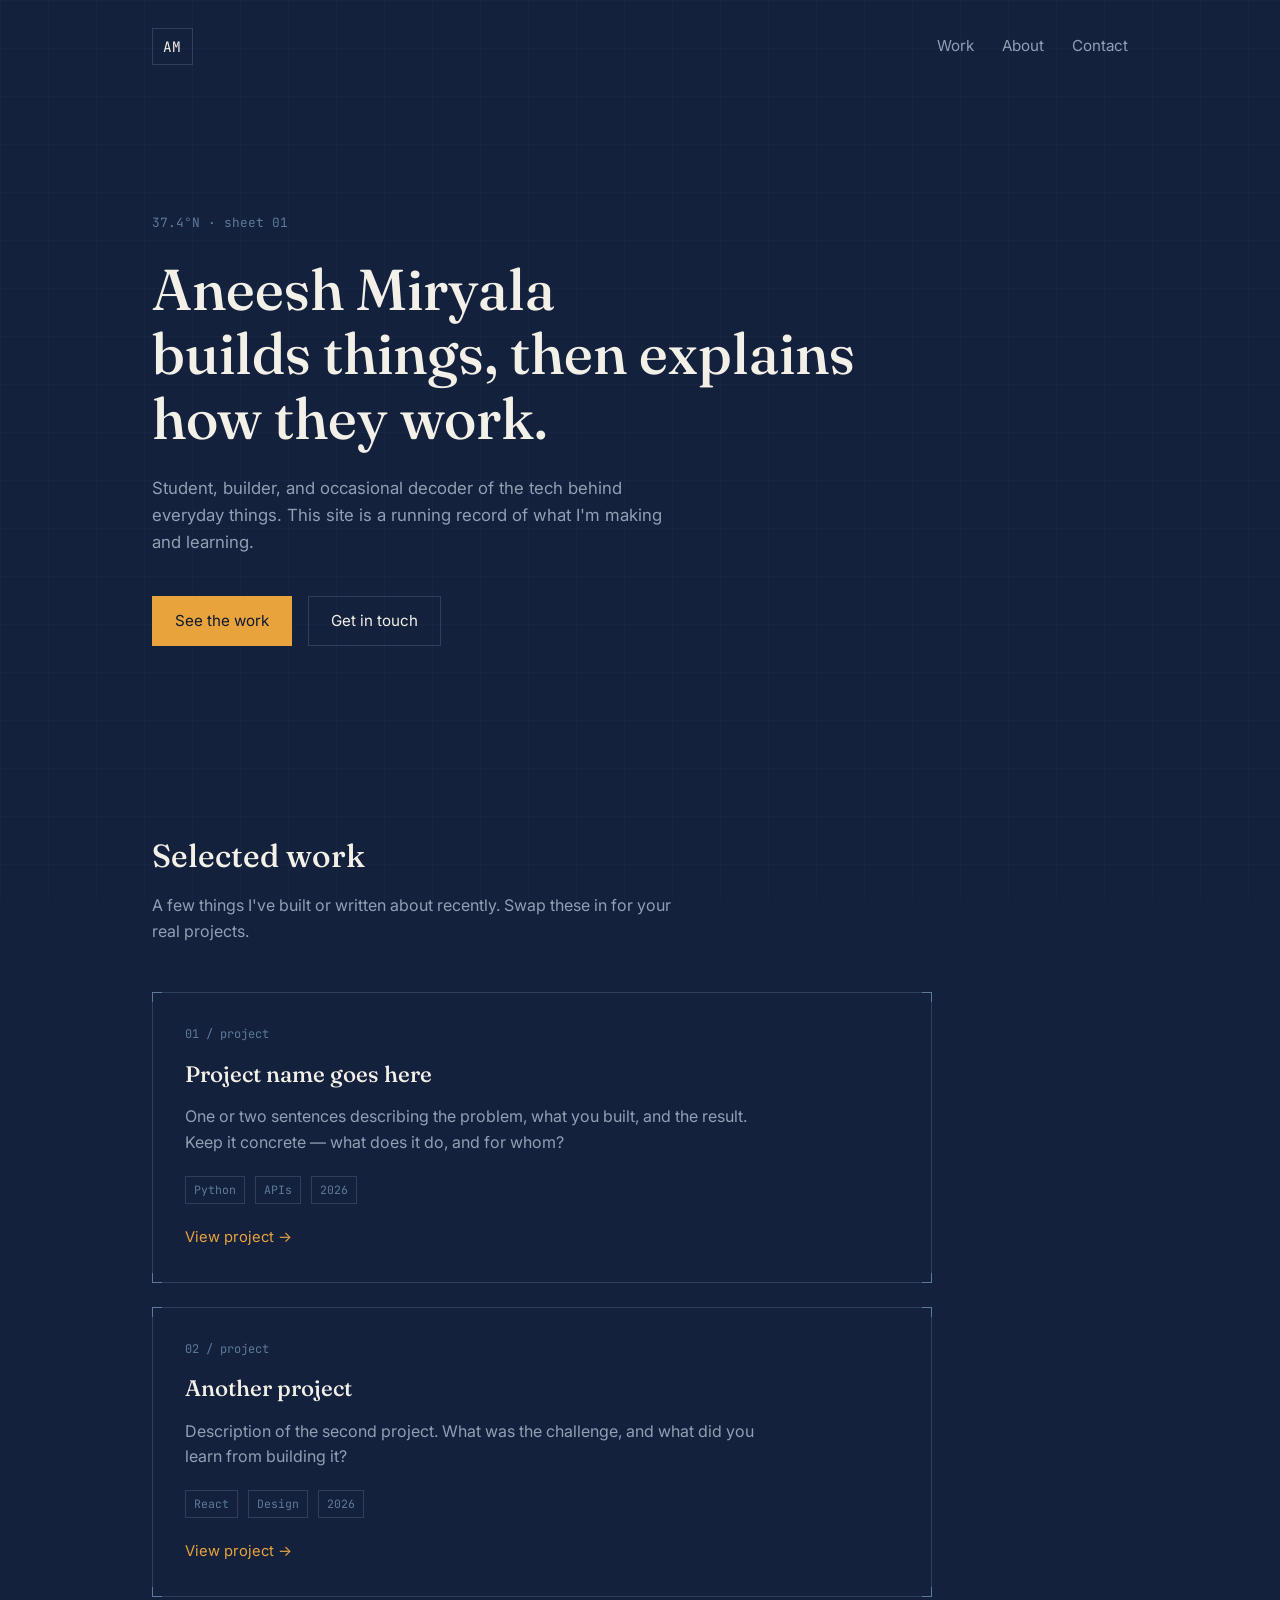
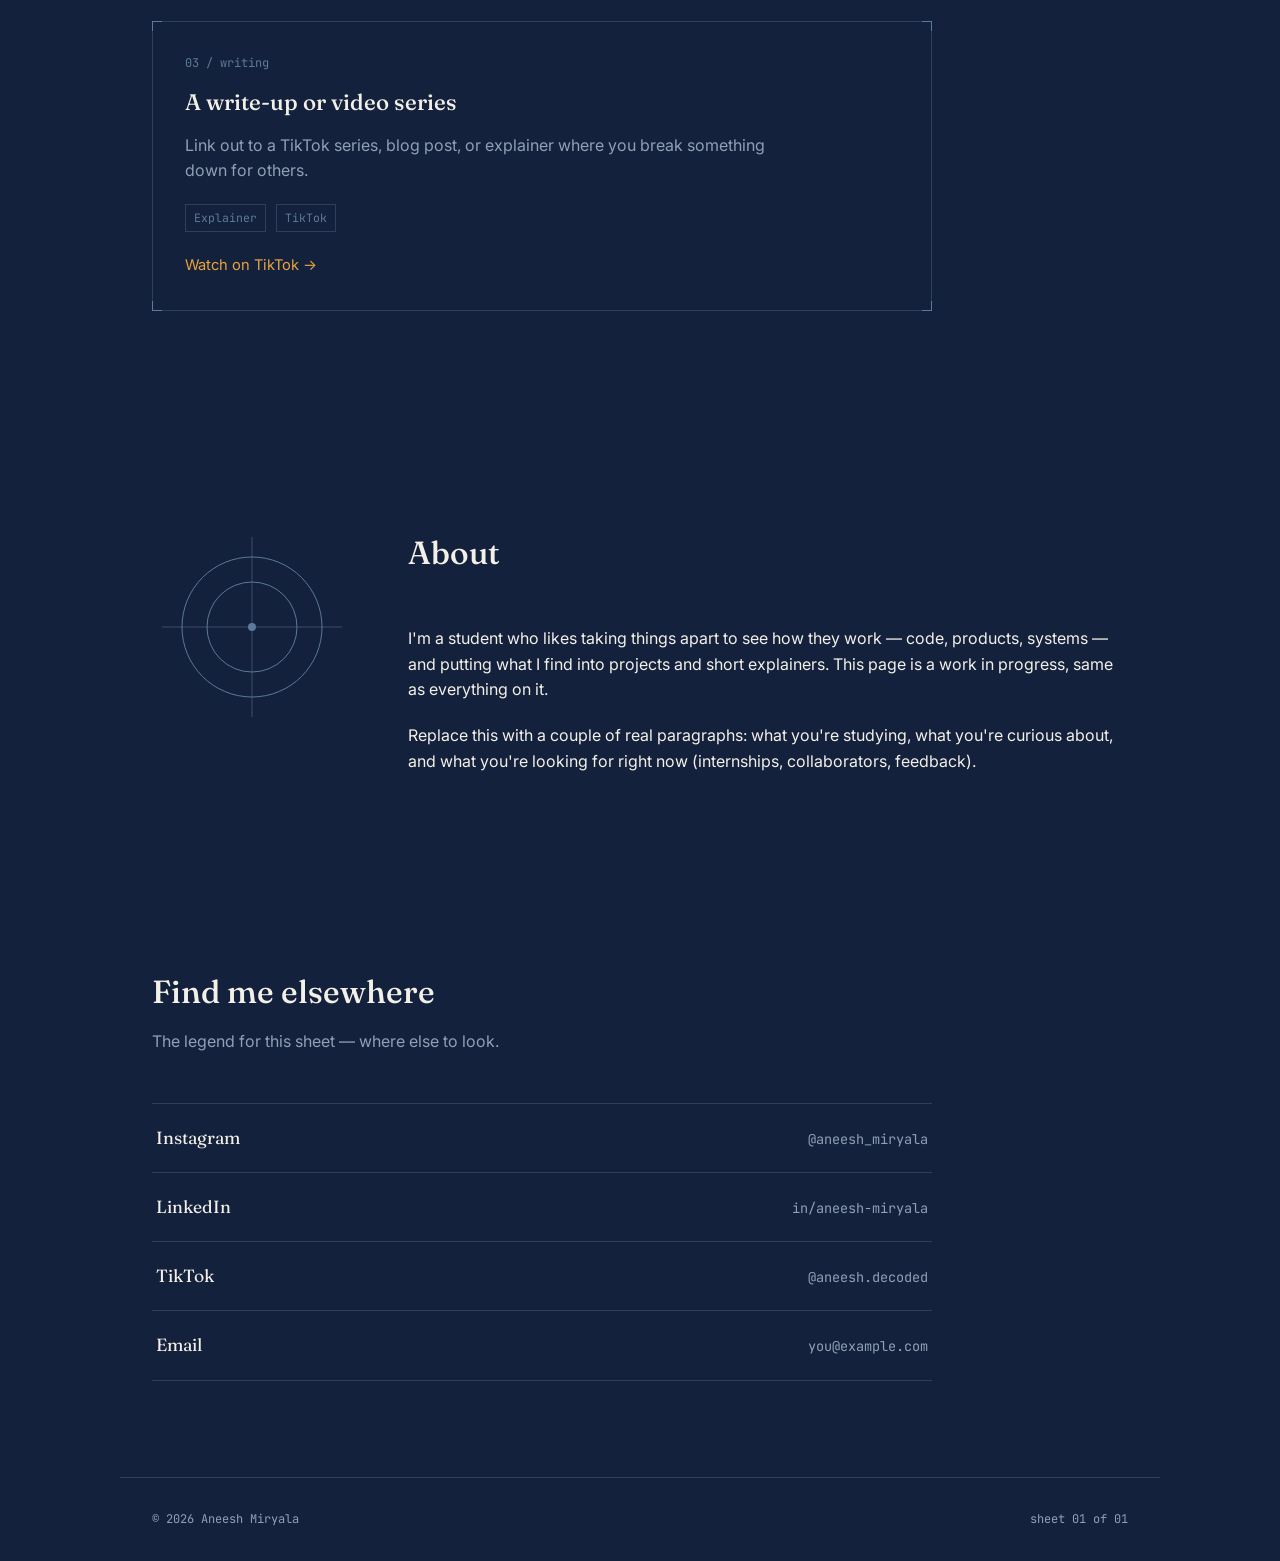
<file: index.html>
<!DOCTYPE html>
<html lang="en">
<head>
<meta charset="UTF-8">
<meta name="viewport" content="width=device-width, initial-scale=1.0">
<title>Aneesh Miryala</title>
<meta name="description" content="Aneesh Miryala — projects, notes, and work in progress.">
<link rel="preconnect" href="https://fonts.googleapis.com">
<link rel="preconnect" href="https://fonts.gstatic.com" crossorigin>
<link href="https://fonts.googleapis.com/css2?family=Fraunces:opsz,wght@9..144,400;9..144,500;9..144,600&family=Inter:wght@400;500;600&family=JetBrains+Mono:wght@400;500&display=swap" rel="stylesheet">
<link rel="stylesheet" href="style.css">
</head>
<body>

<div class="grid-overlay" aria-hidden="true"></div>

<header class="site-header">
  <a href="#top" class="mark">AM</a>
  <nav>
    <a href="#work">Work</a>
    <a href="#about">About</a>
    <a href="#contact">Contact</a>
  </nav>
</header>

<main id="top">

  <section class="hero">
    <div class="hero-coord">37.4°N · sheet 01</div>
    <h1>Aneesh Miryala<br>builds things, then explains how they work.</h1>
    <p class="hero-sub">Student, builder, and occasional decoder of the tech behind everyday things. This site is a running record of what I'm making and learning.</p>
    <div class="hero-actions">
      <a href="#work" class="btn-primary">See the work</a>
      <a href="#contact" class="btn-ghost">Get in touch</a>
    </div>
  </section>

  <section id="work" class="work">
    <div class="section-head">
      <h2>Selected work</h2>
      <p>A few things I've built or written about recently. Swap these in for your real projects.</p>
    </div>

    <div class="sheet">
      <span class="tick tl"></span><span class="tick tr"></span><span class="tick bl"></span><span class="tick br"></span>
      <div class="sheet-meta">01 / project</div>
      <h3>Project name goes here</h3>
      <p>One or two sentences describing the problem, what you built, and the result. Keep it concrete — what does it do, and for whom?</p>
      <div class="tags">
        <span>Python</span><span>APIs</span><span>2026</span>
      </div>
      <a href="#" class="sheet-link">View project →</a>
    </div>

    <div class="sheet">
      <span class="tick tl"></span><span class="tick tr"></span><span class="tick bl"></span><span class="tick br"></span>
      <div class="sheet-meta">02 / project</div>
      <h3>Another project</h3>
      <p>Description of the second project. What was the challenge, and what did you learn from building it?</p>
      <div class="tags">
        <span>React</span><span>Design</span><span>2026</span>
      </div>
      <a href="#" class="sheet-link">View project →</a>
    </div>

    <div class="sheet">
      <span class="tick tl"></span><span class="tick tr"></span><span class="tick bl"></span><span class="tick br"></span>
      <div class="sheet-meta">03 / writing</div>
      <h3>A write-up or video series</h3>
      <p>Link out to a TikTok series, blog post, or explainer where you break something down for others.</p>
      <div class="tags">
        <span>Explainer</span><span>TikTok</span>
      </div>
      <a href="https://www.tiktok.com/@aneesh.decoded" class="sheet-link" target="_blank" rel="noopener">Watch on TikTok →</a>
    </div>
  </section>

  <section id="about" class="about">
    <div class="about-figure" aria-hidden="true">
      <svg viewBox="0 0 200 200" class="blueprint-diagram">
        <circle cx="100" cy="100" r="70" fill="none" stroke="currentColor" stroke-width="1"/>
        <circle cx="100" cy="100" r="45" fill="none" stroke="currentColor" stroke-width="1"/>
        <line x1="100" y1="10" x2="100" y2="190" stroke="currentColor" stroke-width="0.5"/>
        <line x1="10" y1="100" x2="190" y2="100" stroke="currentColor" stroke-width="0.5"/>
        <circle cx="100" cy="100" r="4" fill="currentColor"/>
      </svg>
    </div>
    <div class="about-text">
      <div class="section-head">
        <h2>About</h2>
      </div>
      <p>I'm a student who likes taking things apart to see how they work — code, products, systems — and putting what I find into projects and short explainers. This page is a work in progress, same as everything on it.</p>
      <p>Replace this with a couple of real paragraphs: what you're studying, what you're curious about, and what you're looking for right now (internships, collaborators, feedback).</p>
    </div>
  </section>

  <section id="contact" class="contact">
    <div class="section-head">
      <h2>Find me elsewhere</h2>
      <p>The legend for this sheet — where else to look.</p>
    </div>
    <ul class="legend">
      <li>
        <a href="https://www.instagram.com/aneesh_miryala/" target="_blank" rel="noopener">
          <span class="legend-label">Instagram</span>
          <span class="legend-value">@aneesh_miryala</span>
        </a>
      </li>
      <li>
        <a href="https://www.linkedin.com/in/aneesh-miryala" target="_blank" rel="noopener">
          <span class="legend-label">LinkedIn</span>
          <span class="legend-value">in/aneesh-miryala</span>
        </a>
      </li>
      <li>
        <a href="https://www.tiktok.com/@aneesh.decoded" target="_blank" rel="noopener">
          <span class="legend-label">TikTok</span>
          <span class="legend-value">@aneesh.decoded</span>
        </a>
      </li>
      <li>
        <a href="mailto:you@example.com">
          <span class="legend-label">Email</span>
          <span class="legend-value">you@example.com</span>
        </a>
      </li>
    </ul>
  </section>

</main>

<footer class="site-footer">
  <span>© <span id="year"></span> Aneesh Miryala</span>
  <span class="footer-coord">sheet 01 of 01</span>
</footer>

<script src="script.js"></script>
</body>
</html>
</file>
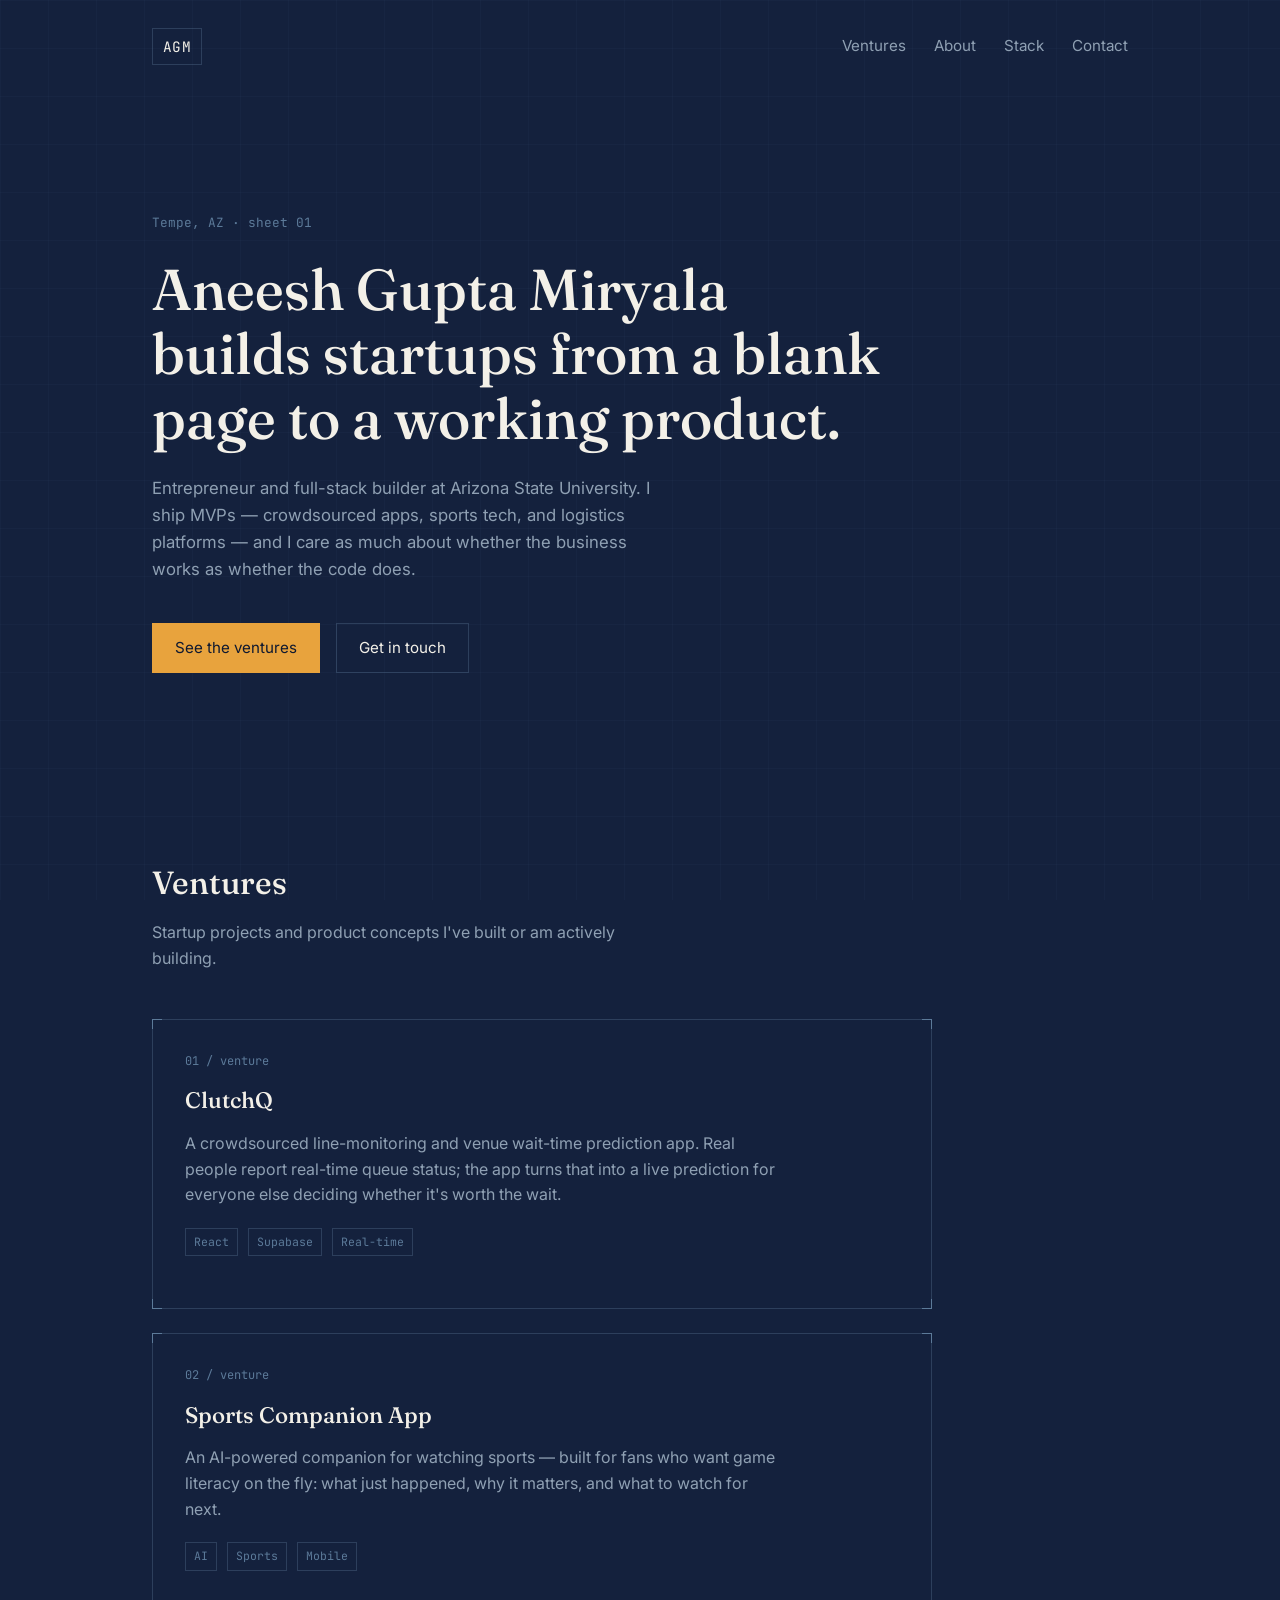
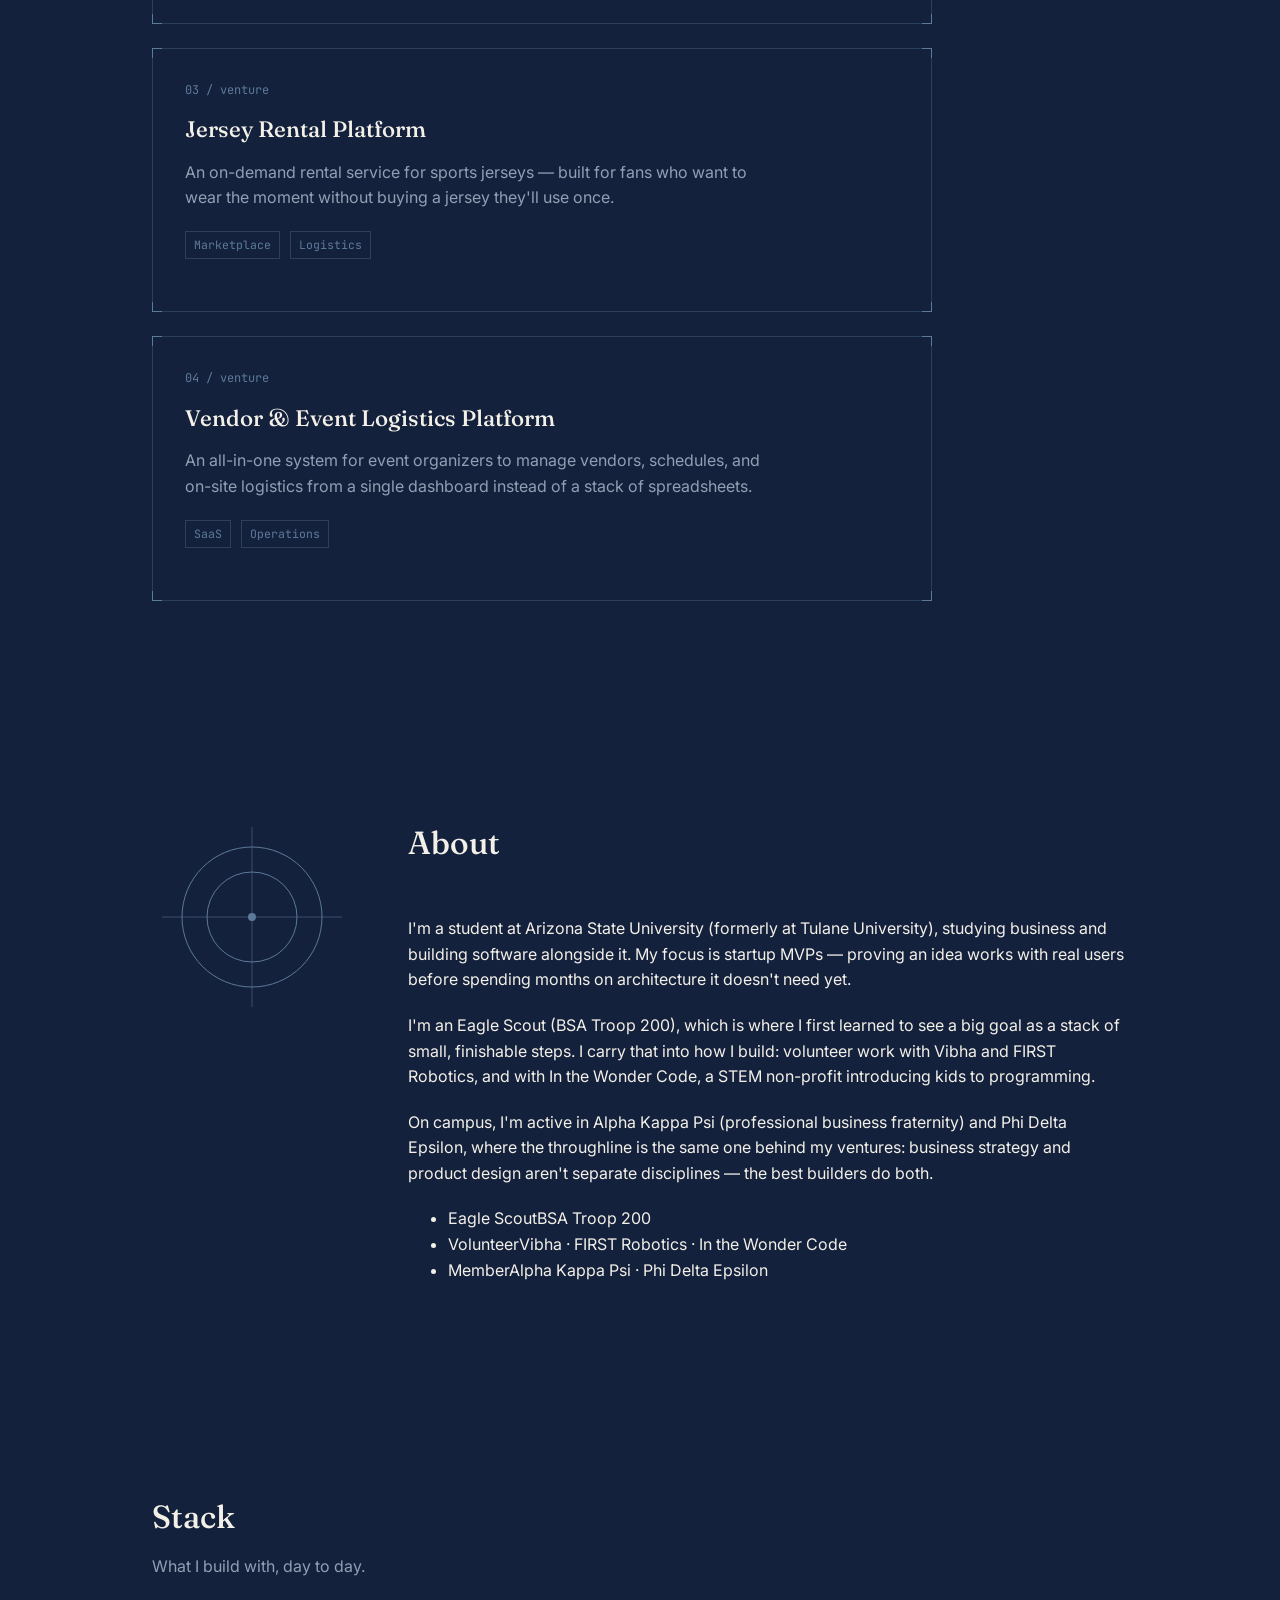
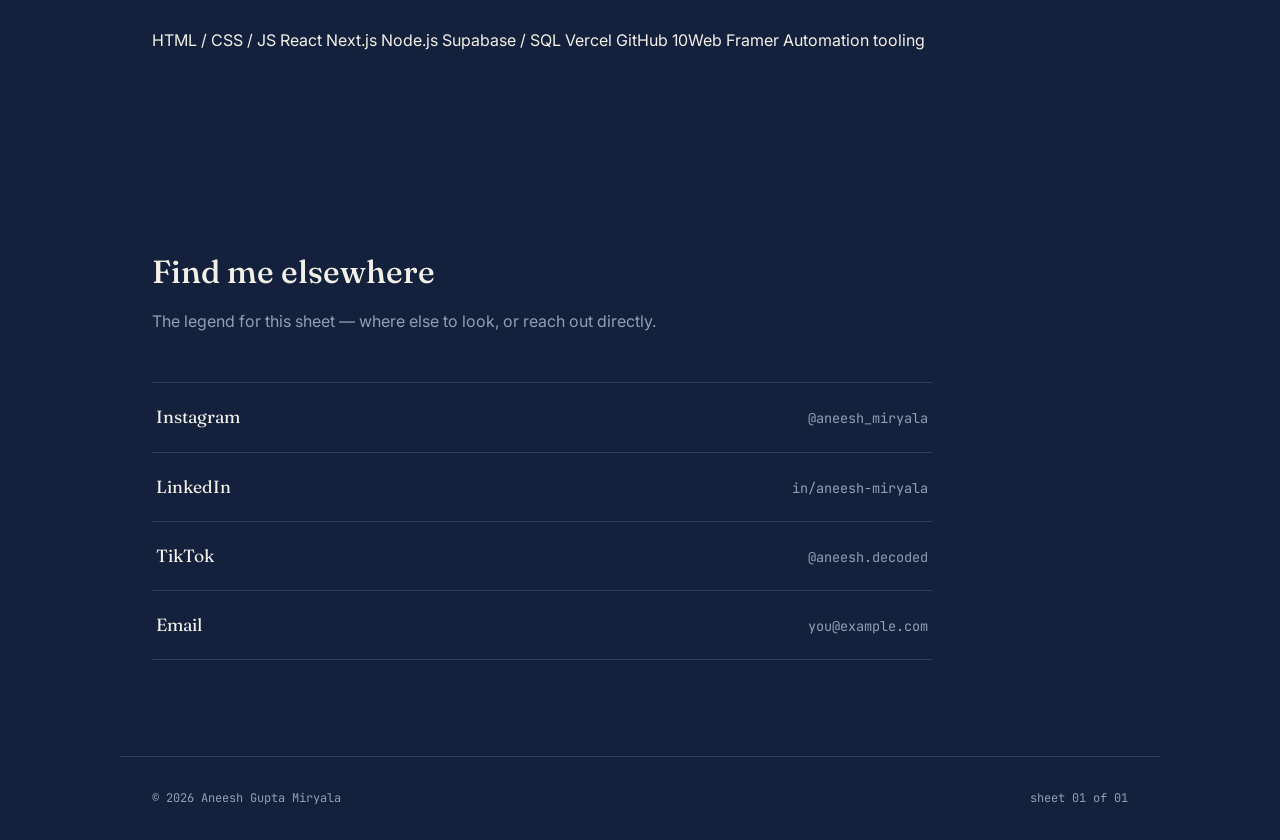
<file: index (1).html>
<!DOCTYPE html>
<html lang="en">
<head>
<meta charset="UTF-8">
<meta name="viewport" content="width=device-width, initial-scale=1.0">
<title>Aneesh Gupta Miryala — Builder & Entrepreneur</title>
<meta name="description" content="Aneesh Gupta Miryala — entrepreneur and full-stack builder at Arizona State University. ClutchQ, sports tech, and event/vendor platforms.">
<link rel="preconnect" href="https://fonts.googleapis.com">
<link rel="preconnect" href="https://fonts.gstatic.com" crossorigin>
<link href="https://fonts.googleapis.com/css2?family=Fraunces:opsz,wght@9..144,400;9..144,500;9..144,600&family=Inter:wght@400;500;600&family=JetBrains+Mono:wght@400;500&display=swap" rel="stylesheet">
<link rel="stylesheet" href="style.css">
</head>
<body>

<div class="grid-overlay" aria-hidden="true"></div>

<header class="site-header">
  <a href="#top" class="mark">AGM</a>
  <nav>
    <a href="#ventures">Ventures</a>
    <a href="#about">About</a>
    <a href="#stack">Stack</a>
    <a href="#contact">Contact</a>
  </nav>
</header>

<main id="top">

  <section class="hero">
    <div class="hero-coord">Tempe, AZ · sheet 01</div>
    <h1>Aneesh Gupta Miryala<br>builds startups from a blank page to a working product.</h1>
    <p class="hero-sub">Entrepreneur and full-stack builder at Arizona State University. I ship MVPs — crowdsourced apps, sports tech, and logistics platforms — and I care as much about whether the business works as whether the code does.</p>
    <div class="hero-actions">
      <a href="#ventures" class="btn-primary">See the ventures</a>
      <a href="#contact" class="btn-ghost">Get in touch</a>
    </div>
  </section>

  <section id="ventures" class="ventures">
    <div class="section-head">
      <h2>Ventures</h2>
      <p>Startup projects and product concepts I've built or am actively building.</p>
    </div>

    <div class="venture-grid">

      <div class="sheet">
        <span class="tick tl"></span><span class="tick tr"></span><span class="tick bl"></span><span class="tick br"></span>
        <div class="sheet-meta">01 / venture</div>
        <h3>ClutchQ</h3>
        <p>A crowdsourced line-monitoring and venue wait-time prediction app. Real people report real-time queue status; the app turns that into a live prediction for everyone else deciding whether it's worth the wait.</p>
        <div class="tags">
          <span>React</span><span>Supabase</span><span>Real-time</span>
        </div>
      </div>

      <div class="sheet">
        <span class="tick tl"></span><span class="tick tr"></span><span class="tick bl"></span><span class="tick br"></span>
        <div class="sheet-meta">02 / venture</div>
        <h3>Sports Companion App</h3>
        <p>An AI-powered companion for watching sports — built for fans who want game literacy on the fly: what just happened, why it matters, and what to watch for next.</p>
        <div class="tags">
          <span>AI</span><span>Sports</span><span>Mobile</span>
        </div>
      </div>

      <div class="sheet">
        <span class="tick tl"></span><span class="tick tr"></span><span class="tick bl"></span><span class="tick br"></span>
        <div class="sheet-meta">03 / venture</div>
        <h3>Jersey Rental Platform</h3>
        <p>An on-demand rental service for sports jerseys — built for fans who want to wear the moment without buying a jersey they'll use once.</p>
        <div class="tags">
          <span>Marketplace</span><span>Logistics</span>
        </div>
      </div>

      <div class="sheet">
        <span class="tick tl"></span><span class="tick tr"></span><span class="tick bl"></span><span class="tick br"></span>
        <div class="sheet-meta">04 / venture</div>
        <h3>Vendor &amp; Event Logistics Platform</h3>
        <p>An all-in-one system for event organizers to manage vendors, schedules, and on-site logistics from a single dashboard instead of a stack of spreadsheets.</p>
        <div class="tags">
          <span>SaaS</span><span>Operations</span>
        </div>
      </div>

    </div>
  </section>

  <section id="about" class="about">
    <div class="about-figure" aria-hidden="true">
      <svg viewBox="0 0 200 200" class="blueprint-diagram">
        <circle cx="100" cy="100" r="70" fill="none" stroke="currentColor" stroke-width="1"/>
        <circle cx="100" cy="100" r="45" fill="none" stroke="currentColor" stroke-width="1"/>
        <line x1="100" y1="10" x2="100" y2="190" stroke="currentColor" stroke-width="0.5"/>
        <line x1="10" y1="100" x2="190" y2="100" stroke="currentColor" stroke-width="0.5"/>
        <circle cx="100" cy="100" r="4" fill="currentColor"/>
      </svg>
    </div>
    <div class="about-text">
      <div class="section-head">
        <h2>About</h2>
      </div>
      <p>I'm a student at Arizona State University (formerly at Tulane University), studying business and building software alongside it. My focus is startup MVPs — proving an idea works with real users before spending months on architecture it doesn't need yet.</p>
      <p>I'm an Eagle Scout (BSA Troop 200), which is where I first learned to see a big goal as a stack of small, finishable steps. I carry that into how I build: volunteer work with Vibha and FIRST Robotics, and with In the Wonder Code, a STEM non-profit introducing kids to programming.</p>
      <p>On campus, I'm active in Alpha Kappa Psi (professional business fraternity) and Phi Delta Epsilon, where the throughline is the same one behind my ventures: business strategy and product design aren't separate disciplines — the best builders do both.</p>

      <ul class="leadership">
        <li><span class="leadership-label">Eagle Scout</span><span class="leadership-value">BSA Troop 200</span></li>
        <li><span class="leadership-label">Volunteer</span><span class="leadership-value">Vibha · FIRST Robotics · In the Wonder Code</span></li>
        <li><span class="leadership-label">Member</span><span class="leadership-value">Alpha Kappa Psi · Phi Delta Epsilon</span></li>
      </ul>
    </div>
  </section>

  <section id="stack" class="stack">
    <div class="section-head">
      <h2>Stack</h2>
      <p>What I build with, day to day.</p>
    </div>
    <div class="stack-grid">
      <span>HTML / CSS / JS</span>
      <span>React</span>
      <span>Next.js</span>
      <span>Node.js</span>
      <span>Supabase / SQL</span>
      <span>Vercel</span>
      <span>GitHub</span>
      <span>10Web</span>
      <span>Framer</span>
      <span>Automation tooling</span>
    </div>
  </section>

  <section id="contact" class="contact">
    <div class="section-head">
      <h2>Find me elsewhere</h2>
      <p>The legend for this sheet — where else to look, or reach out directly.</p>
    </div>
    <ul class="legend">
      <li>
        <a href="https://www.instagram.com/aneesh_miryala/" target="_blank" rel="noopener">
          <span class="legend-label">Instagram</span>
          <span class="legend-value">@aneesh_miryala</span>
        </a>
      </li>
      <li>
        <a href="https://www.linkedin.com/in/aneesh-miryala" target="_blank" rel="noopener">
          <span class="legend-label">LinkedIn</span>
          <span class="legend-value">in/aneesh-miryala</span>
        </a>
      </li>
      <li>
        <a href="https://www.tiktok.com/@aneesh.decoded" target="_blank" rel="noopener">
          <span class="legend-label">TikTok</span>
          <span class="legend-value">@aneesh.decoded</span>
        </a>
      </li>
      <li>
        <a href="mailto:you@example.com">
          <span class="legend-label">Email</span>
          <span class="legend-value">you@example.com</span>
        </a>
      </li>
    </ul>
  </section>

</main>

<footer class="site-footer">
  <span>© <span id="year"></span> Aneesh Gupta Miryala</span>
  <span class="footer-coord">sheet 01 of 01</span>
</footer>

<script src="script.js"></script>
</body>
</html>
</file>
<file: style.css>
/* ---------------------------------------------
   Tokens
--------------------------------------------- */
:root {
  --navy:        #14213D;
  --navy-deep:   #0F1930;
  --paper:       #EFE9DC;
  --chalk:       #F3F0E8;
  --line:        #5C7A99;
  --line-soft:   rgba(92, 122, 153, 0.35);
  --amber:       #E8A33D;
  --muted:       #8FA0B3;

  --font-display: 'Fraunces', Georgia, serif;
  --font-body:    'Inter', -apple-system, BlinkMacSystemFont, sans-serif;
  --font-mono:    'JetBrains Mono', ui-monospace, monospace;

  --max-w: 780px;
}

* { box-sizing: border-box; }

html {
  scroll-behavior: smooth;
}

@media (prefers-reduced-motion: reduce) {
  html { scroll-behavior: auto; }
  * { animation: none !important; transition: none !important; }
}

body {
  margin: 0;
  background: var(--navy);
  color: var(--chalk);
  font-family: var(--font-body);
  font-size: 16px;
  line-height: 1.6;
  position: relative;
}

/* ---------------------------------------------
   Blueprint grid overlay
--------------------------------------------- */
.grid-overlay {
  position: fixed;
  inset: 0;
  pointer-events: none;
  z-index: 0;
  background-image:
    linear-gradient(var(--line-soft) 1px, transparent 1px),
    linear-gradient(90deg, var(--line-soft) 1px, transparent 1px);
  background-size: 48px 48px;
  opacity: 0.18;
}

/* ---------------------------------------------
   Header
--------------------------------------------- */
.site-header {
  position: relative;
  z-index: 2;
  display: flex;
  justify-content: space-between;
  align-items: center;
  padding: 28px 32px;
  max-width: 1040px;
  margin: 0 auto;
}

.mark {
  font-family: var(--font-mono);
  font-size: 0.9rem;
  color: var(--chalk);
  text-decoration: none;
  border: 1px solid var(--line-soft);
  padding: 6px 10px;
  letter-spacing: 0.02em;
}

.site-header nav {
  display: flex;
  gap: 28px;
}

.site-header nav a {
  color: var(--muted);
  text-decoration: none;
  font-size: 0.95rem;
  transition: color 0.15s ease;
}

.site-header nav a:hover,
.site-header nav a:focus-visible {
  color: var(--chalk);
}

/* ---------------------------------------------
   Layout helpers
--------------------------------------------- */
main {
  position: relative;
  z-index: 1;
}

section {
  max-width: 1040px;
  margin: 0 auto;
  padding: 96px 32px;
}

.section-head {
  max-width: var(--max-w);
  margin-bottom: 48px;
}

.section-head h2 {
  font-family: var(--font-display);
  font-weight: 500;
  font-size: 2rem;
  margin: 0 0 12px;
}

.section-head p {
  color: var(--muted);
  max-width: 520px;
  margin: 0;
}

/* ---------------------------------------------
   Hero
--------------------------------------------- */
.hero {
  padding-top: 120px;
  padding-bottom: 88px;
}

.hero-coord {
  font-family: var(--font-mono);
  font-size: 0.8rem;
  color: var(--line);
  margin-bottom: 24px;
}

.hero h1 {
  font-family: var(--font-display);
  font-weight: 500;
  font-size: clamp(2.2rem, 5vw, 3.6rem);
  line-height: 1.12;
  max-width: 760px;
  margin: 0 0 24px;
}

.hero-sub {
  max-width: 520px;
  color: var(--muted);
  font-size: 1.05rem;
  margin: 0 0 40px;
}

.hero-actions {
  display: flex;
  gap: 16px;
  flex-wrap: wrap;
}

.btn-primary,
.btn-ghost {
  font-family: var(--font-body);
  font-size: 0.95rem;
  padding: 12px 22px;
  text-decoration: none;
  border: 1px solid transparent;
  transition: background 0.15s ease, color 0.15s ease, border-color 0.15s ease;
}

.btn-primary {
  background: var(--amber);
  color: var(--navy-deep);
}

.btn-primary:hover,
.btn-primary:focus-visible {
  background: #f0b258;
}

.btn-ghost {
  border-color: var(--line-soft);
  color: var(--chalk);
}

.btn-ghost:hover,
.btn-ghost:focus-visible {
  border-color: var(--chalk);
}

/* ---------------------------------------------
   Work / project sheets
--------------------------------------------- */
.sheet {
  position: relative;
  border: 1px solid var(--line-soft);
  padding: 32px;
  margin-bottom: 24px;
  max-width: var(--max-w);
  transition: border-color 0.15s ease;
}

.sheet:hover {
  border-color: var(--line);
}

.tick {
  position: absolute;
  width: 10px;
  height: 10px;
  border: 1px solid var(--line);
}

.tick.tl { top: -1px; left: -1px; border-right: none; border-bottom: none; }
.tick.tr { top: -1px; right: -1px; border-left: none; border-bottom: none; }
.tick.bl { bottom: -1px; left: -1px; border-right: none; border-top: none; }
.tick.br { bottom: -1px; right: -1px; border-left: none; border-top: none; }

.sheet-meta {
  font-family: var(--font-mono);
  font-size: 0.75rem;
  color: var(--line);
  margin-bottom: 12px;
}

.sheet h3 {
  font-family: var(--font-display);
  font-weight: 500;
  font-size: 1.4rem;
  margin: 0 0 12px;
}

.sheet p {
  color: var(--muted);
  margin: 0 0 20px;
  max-width: 60ch;
}

.tags {
  display: flex;
  gap: 10px;
  flex-wrap: wrap;
  margin-bottom: 20px;
}

.tags span {
  font-family: var(--font-mono);
  font-size: 0.72rem;
  color: var(--line);
  border: 1px solid var(--line-soft);
  padding: 4px 8px;
}

.sheet-link {
  color: var(--amber);
  text-decoration: none;
  font-size: 0.92rem;
}

.sheet-link:hover,
.sheet-link:focus-visible {
  text-decoration: underline;
}

/* ---------------------------------------------
   About
--------------------------------------------- */
.about {
  display: grid;
  grid-template-columns: 200px 1fr;
  gap: 56px;
  align-items: start;
}

.about-figure {
  color: var(--line);
}

.blueprint-diagram {
  width: 100%;
  height: auto;
}

.about-text p {
  max-width: var(--max-w);
  color: var(--chalk);
  margin: 0 0 20px;
}

.about-text p:last-child {
  margin-bottom: 0;
}

/* ---------------------------------------------
   Contact / legend
--------------------------------------------- */
.legend {
  list-style: none;
  margin: 0;
  padding: 0;
  max-width: var(--max-w);
  border-top: 1px solid var(--line-soft);
}

.legend li {
  border-bottom: 1px solid var(--line-soft);
}

.legend a {
  display: flex;
  justify-content: space-between;
  align-items: baseline;
  padding: 20px 4px;
  text-decoration: none;
  color: var(--chalk);
  transition: color 0.15s ease, padding-left 0.15s ease;
}

.legend a:hover,
.legend a:focus-visible {
  color: var(--amber);
  padding-left: 12px;
}

.legend-label {
  font-family: var(--font-display);
  font-size: 1.1rem;
}

.legend-value {
  font-family: var(--font-mono);
  font-size: 0.85rem;
  color: var(--muted);
}

.legend a:hover .legend-value,
.legend a:focus-visible .legend-value {
  color: var(--amber);
}

/* ---------------------------------------------
   Footer
--------------------------------------------- */
.site-footer {
  position: relative;
  z-index: 1;
  max-width: 1040px;
  margin: 0 auto;
  padding: 32px;
  display: flex;
  justify-content: space-between;
  font-family: var(--font-mono);
  font-size: 0.75rem;
  color: var(--muted);
  border-top: 1px solid var(--line-soft);
}

/* ---------------------------------------------
   Focus visibility (accessibility)
--------------------------------------------- */
a:focus-visible,
button:focus-visible {
  outline: 2px solid var(--amber);
  outline-offset: 3px;
}

/* ---------------------------------------------
   Responsive
--------------------------------------------- */
@media (max-width: 720px) {
  .site-header {
    padding: 22px 20px;
  }

  section {
    padding: 64px 20px;
  }

  .hero {
    padding-top: 88px;
  }

  .about {
    grid-template-columns: 1fr;
  }

  .about-figure {
    width: 120px;
  }

  .site-footer {
    padding: 24px 20px;
    flex-direction: column;
    gap: 6px;
  }
}
</file>
